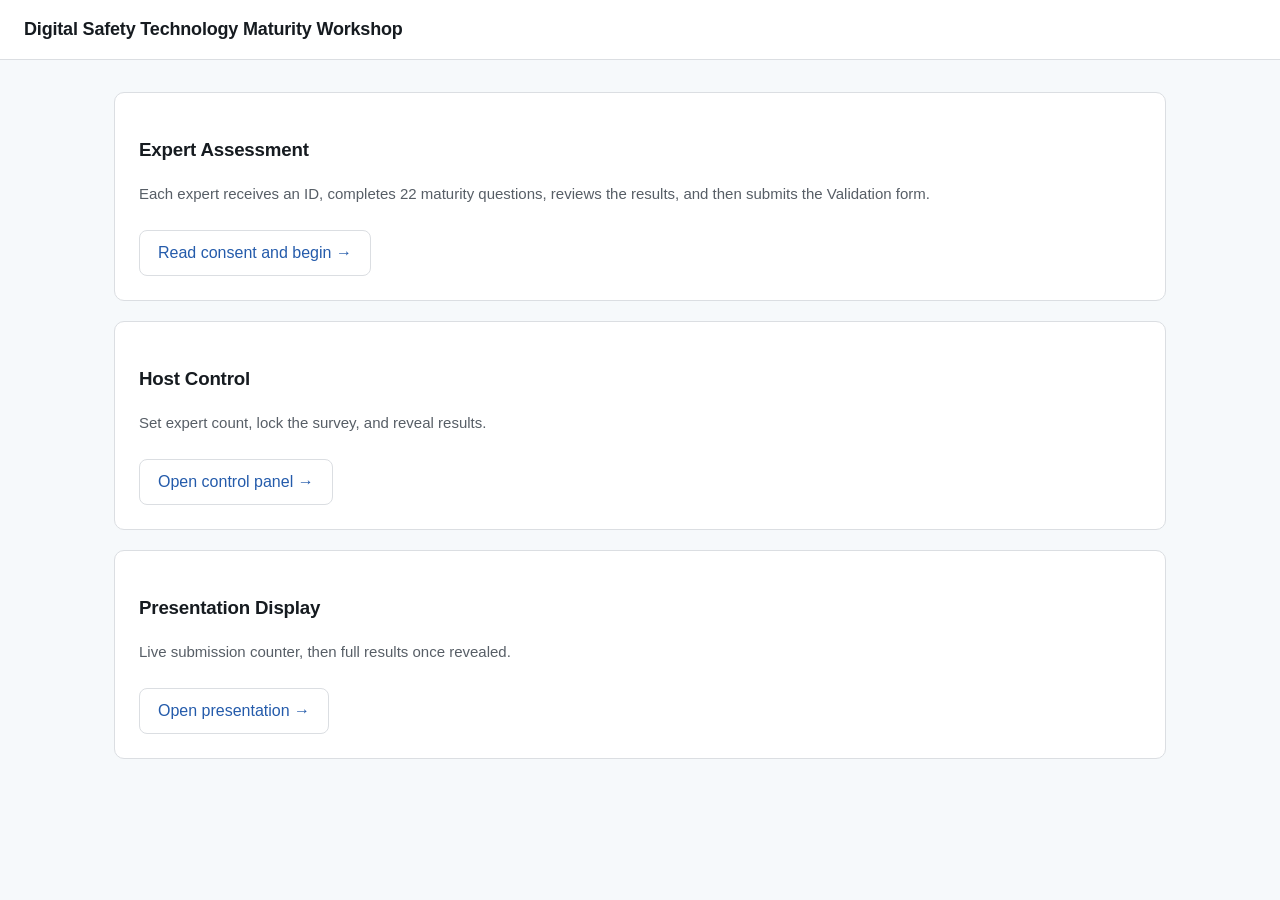
<file: index.html>
<!DOCTYPE html>
<html lang="en">
<head>
<meta charset="UTF-8" />
<meta name="viewport" content="width=device-width, initial-scale=1.0" />
<title>Digital Safety Technology Maturity Workshop</title>
<link rel="stylesheet" href="shared/styles.css?v=20260816-1" />
</head>
<body>
<div class="top-bar"><h1>Digital Safety Technology Maturity Workshop</h1></div>
<div class="wrap">
  <div class="panel">
    <h3>Expert Assessment</h3>
    <p class="subtitle">Each expert receives an ID, completes 22 maturity questions, reviews the results, and then submits the Validation form.</p>
    <a class="secondary" style="display:inline-block; margin-top:10px; border:1.5px solid var(--border); border-radius:8px; padding:10px 18px;" href="consent/">Read consent and begin →</a>
  </div>
  <div class="panel">
    <h3>Host Control</h3>
    <p class="subtitle">Set expert count, lock the survey, and reveal results.</p>
    <a class="secondary" style="display:inline-block; margin-top:10px; border:1.5px solid var(--border); border-radius:8px; padding:10px 18px;" href="control/">Open control panel →</a>
  </div>
  <div class="panel">
    <h3>Presentation Display</h3>
    <p class="subtitle">Live submission counter, then full results once revealed.</p>
    <a class="secondary" style="display:inline-block; margin-top:10px; border:1.5px solid var(--border); border-radius:8px; padding:10px 18px;" href="presentation/">Open presentation →</a>
  </div>
</div>
</body>
</html>
</file>
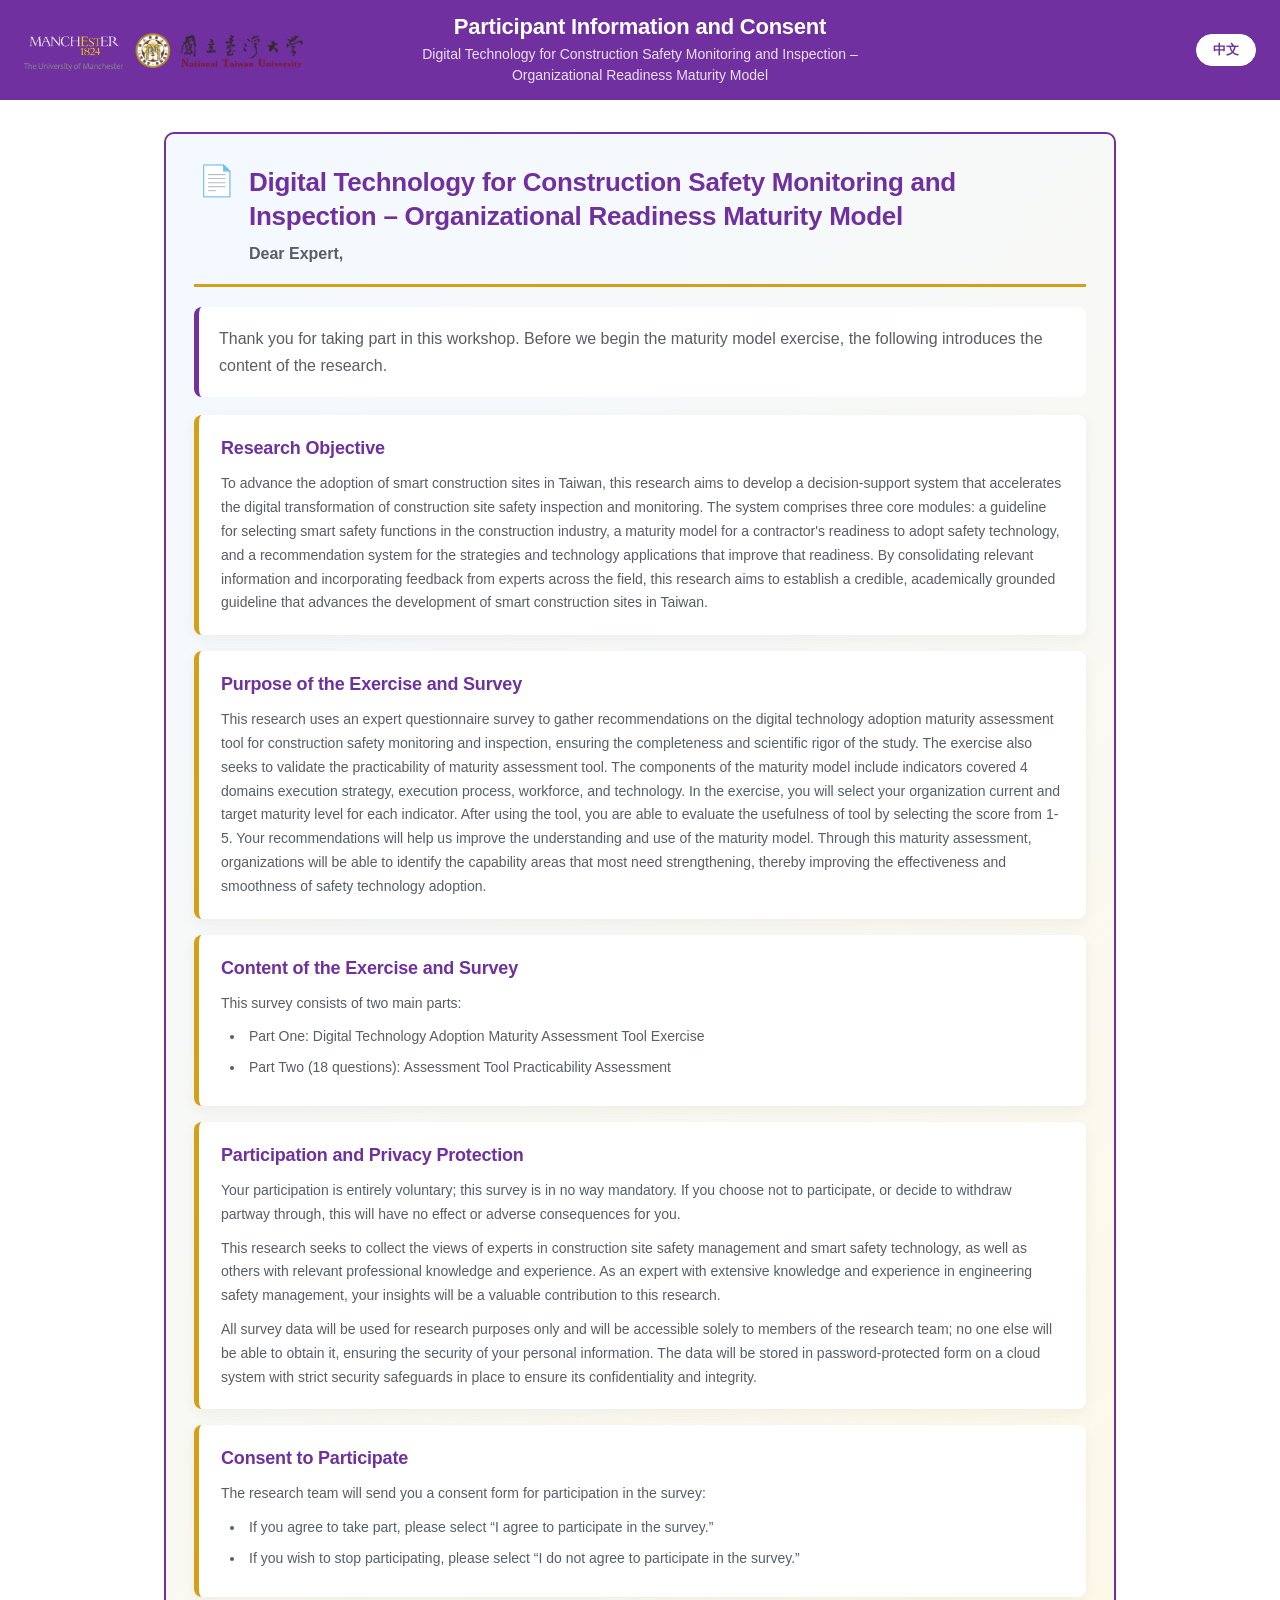
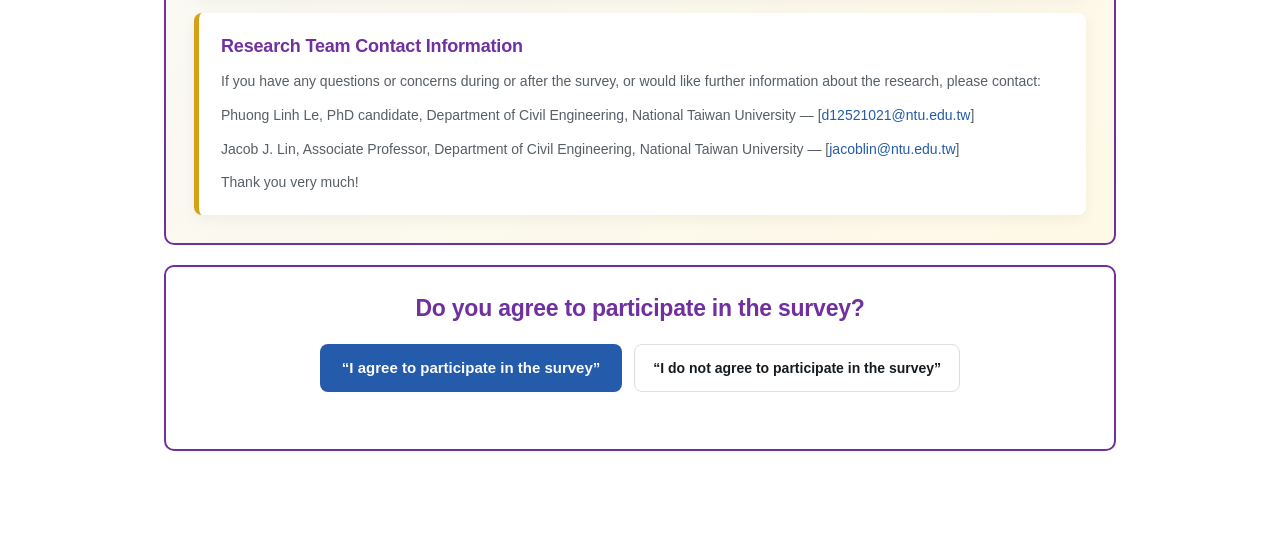
<file: consent/index.html>
<!DOCTYPE html>
<html lang="en">
<head>
<meta charset="UTF-8" />
<meta name="viewport" content="width=device-width, initial-scale=1.0" />
<title>Participant Information and Consent</title>
<link rel="stylesheet" href="../shared/styles.css?v=20260816-1" />
<script src="../shared/database-config.js"></script>
<script src="../shared/database.js?v=20260816-1"></script>
<script src="../shared/i18n.js?v=20260809-3"></script>
<script src="../shared/consent.js?v=20260816-1"></script>
</head>
<body class="consent-page">
<header class="top-bar assessment-header">
  <div class="assessment-logos" aria-label="Partner universities">
    <img src="../shared/assets/logo-manchester.png" alt="The University of Manchester" />
    <img src="../shared/assets/logo-ntu.png" alt="National Taiwan University" />
  </div>
  <div class="assessment-header-title">
    <h1 id="pageTitle">Participant Information and Consent</h1>
    <p id="pageSubtitle">Digital Technology Adoption Maturity Assessment</p>
  </div>
  <div class="assessment-header-actions">
    <a class="lang-link" id="langLink" href="#">中文</a>
  </div>
</header>

<main class="wrap">
  <div id="consentContent">
    <section class="panel consent-document" aria-labelledby="consentTitle">
      <div class="consent-document-title">
        <span aria-hidden="true">📄</span>
        <div>
          <h2 id="consentTitle"></h2>
          <p id="consentSalutation"></p>
        </div>
      </div>
      <p class="consent-introduction" id="consentIntroduction"></p>
      <div id="consentSections"></div>
    </section>

    <section class="panel consent-decision" aria-labelledby="decisionQuestion">
      <h2 id="decisionQuestion" tabindex="-1"></h2>
      <p class="note consent-existing-note" id="existingConsentNote" hidden></p>
      <div class="consent-actions">
        <button class="primary" id="agreeBtn" type="button"></button>
        <button class="secondary consent-decline-button" id="declineBtn" type="button"></button>
      </div>
      <p class="note warn consent-error" id="consentError" role="alert" hidden></p>
      <p class="consent-saving" id="consentSaving" aria-live="polite"></p>
    </section>
  </div>

  <section class="panel consent-declined" id="declinedPanel" aria-labelledby="declinedHeading" hidden>
    <div class="consent-declined-icon" aria-hidden="true">✓</div>
    <h2 id="declinedHeading" tabindex="-1"></h2>
    <p id="declinedMessage"></p>
    <button class="secondary" id="reviewBtn" type="button"></button>
  </section>
</main>

<script src="app.js?v=20260816-1"></script>
</body>
</html>
</file>
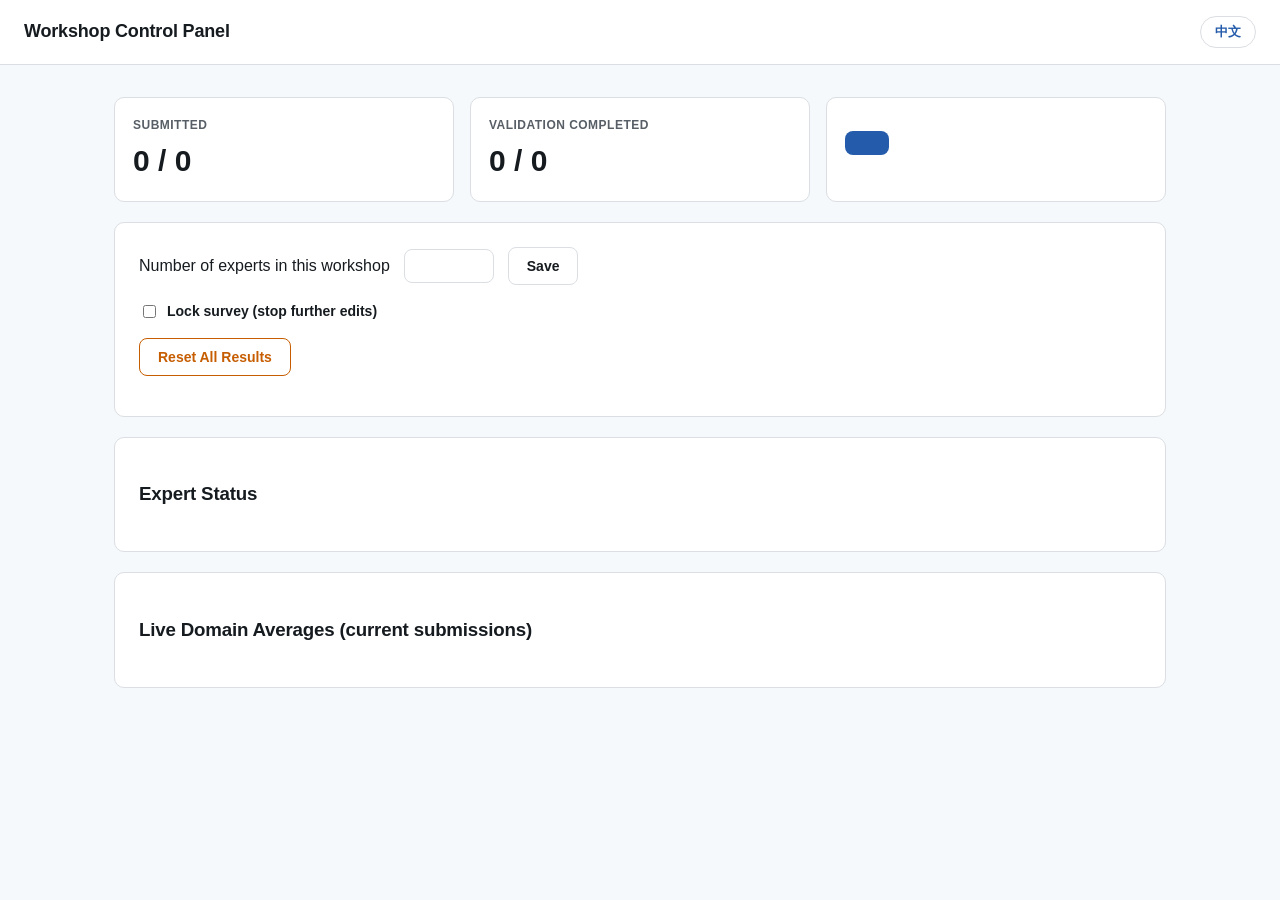
<file: control/index.html>
<!DOCTYPE html>
<html lang="en">
<head>
<meta charset="UTF-8" />
<meta name="viewport" content="width=device-width, initial-scale=1.0" />
<title>Workshop Control</title>
<link rel="stylesheet" href="../shared/styles.css?v=20260816-2" />
<script src="../shared/database-config.js"></script>
<script src="../shared/database.js?v=20260816-2"></script>
<script src="../shared/i18n.js"></script>
</head>
<body>
<div class="top-bar">
  <h1 id="pageTitle">Workshop Control Panel</h1>
  <a class="lang-link" id="langLink" href="#">中文</a>
</div>

<div class="wrap">
  <div class="stat-row">
    <div class="stat-card">
      <div class="stat-label" id="submittedLabel">Submitted</div>
      <div class="stat-value"><span id="submittedCount">0</span> / <span id="maxCount">0</span></div>
    </div>
    <div class="stat-card">
      <div class="stat-label" id="validationCompletedLabel">Validation completed</div>
      <div class="stat-value"><span id="validationCompletedCount">0</span> / <span id="validationMaxCount">0</span></div>
    </div>
    <div class="stat-card">
      <div class="stat-label" id="revealStatusLabel"></div>
      <div style="margin-top:10px;">
        <button class="primary" id="revealBtn"></button>
      </div>
    </div>
  </div>

  <div class="panel">
    <div class="control-row">
      <label id="maxExpertsLabel"></label>
      <input type="number" id="maxExpertsInput" min="1" max="30" />
      <button class="secondary" id="saveMaxBtn"></button>
    </div>
    <div class="control-row">
      <label class="toggle"><input type="checkbox" id="lockToggle" /> <span id="lockLabel"></span></label>
    </div>
    <div class="control-row">
      <button class="secondary" id="resetAllBtn" style="border-color:var(--operational); color:var(--operational);"></button>
    </div>
  </div>

  <div class="panel">
    <h3 id="liveTableHeading"></h3>
    <div class="table-scroll">
      <table class="scores-table" id="expertsTable"></table>
    </div>
  </div>

  <div class="panel">
    <h3 id="liveAveragesHeading"></h3>
    <table class="scores-table" id="averagesTable"></table>
  </div>
</div>

<script src="app.js?v=20260816-2"></script>
</body>
</html>
</file>
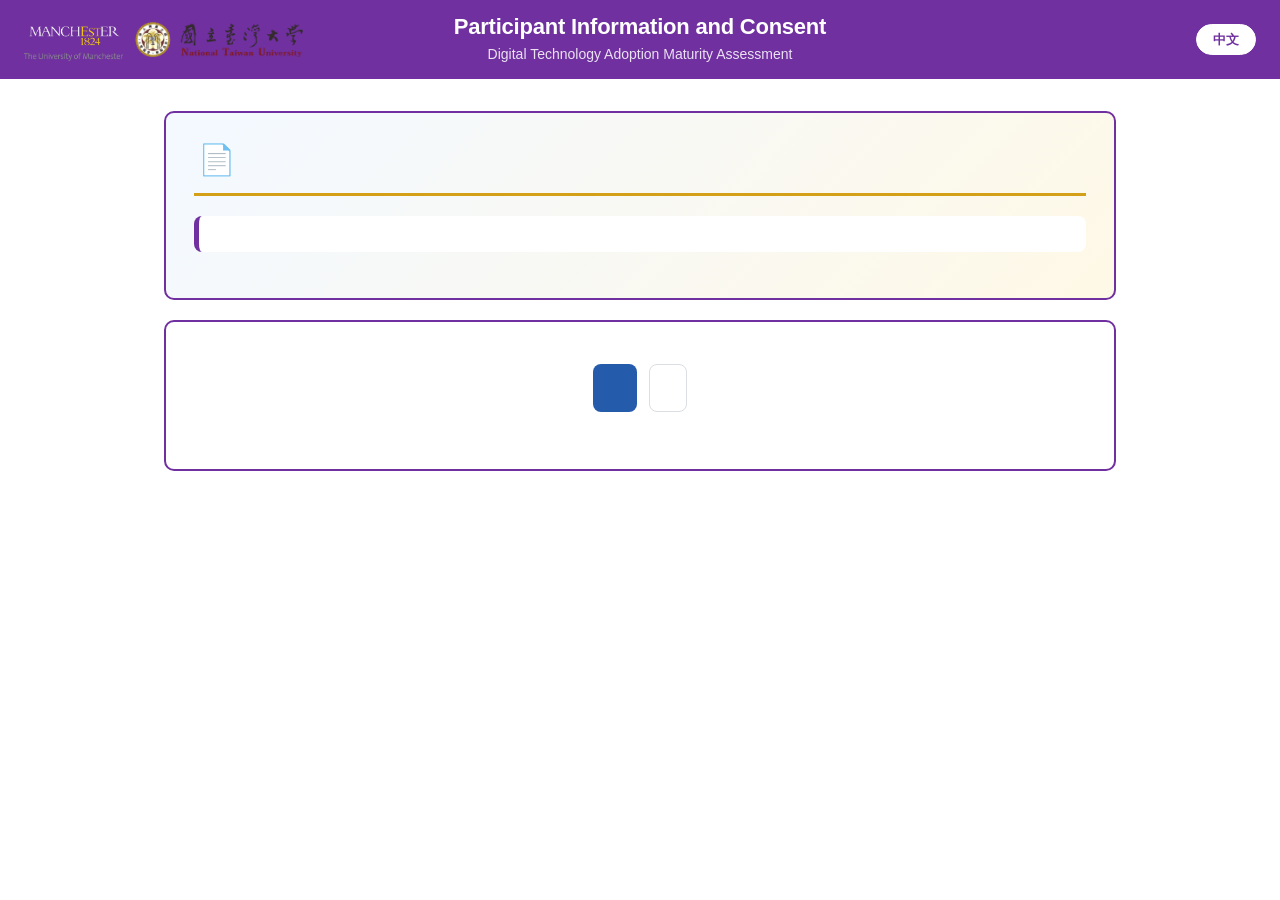
<file: validation/index.html>
<!DOCTYPE html>
<html lang="en">
<head>
<meta charset="UTF-8" />
<meta name="viewport" content="width=device-width, initial-scale=1.0" />
<title>Online Maturity Model Validation Form</title>
<link rel="stylesheet" href="../shared/styles.css?v=20260819-2" />
<script src="../shared/database-config.js"></script>
<script src="../shared/database.js?v=20260819-1"></script>
<script src="../shared/i18n.js?v=20260809-3"></script>
<script src="../shared/consent.js?v=20260816-1"></script>
</head>
<body class="validation-page">
<header class="top-bar assessment-header">
  <div class="assessment-logos" aria-label="Partner universities">
    <img src="../shared/assets/logo-manchester.png" alt="The University of Manchester" />
    <img src="../shared/assets/logo-ntu.png" alt="National Taiwan University" />
  </div>
  <div class="assessment-header-title">
    <h1 id="pageTitle">Online Maturity Model Validation Form</h1>
    <p id="pageSubtitle">Construction Safety Monitoring and Inspection Technologies</p>
  </div>
  <div class="assessment-header-actions">
    <span class="id-chip" id="idChip">—</span>
    <a class="lang-link" id="langLink" href="#">中文</a>
  </div>
</header>

<main class="wrap">
  <section class="panel" id="idPanel">
    <p id="idStatusText"></p>
    <p class="note" id="idNote"></p>
  </section>

  <div id="mainContent" hidden>
    <section class="panel validation-intro">
      <div class="assessment-instructions-title">
        <span aria-hidden="true">📋</span>
        <h2 id="formTitle"></h2>
      </div>
      <p id="formIntro"></p>
      <div class="validation-scale-guide" aria-labelledby="scaleGuideHeading">
        <h3 id="scaleGuideHeading"></h3>
        <div id="scaleGuide"></div>
      </div>
    </section>

    <div class="assessment-progress-panel" id="validationProgressPanel">
      <div
        class="progress-bar-track"
        id="progressBar"
        role="progressbar"
        aria-labelledby="progressText"
        aria-valuemin="0"
        aria-valuemax="18"
        aria-valuenow="0"
      >
        <div class="progress-bar-fill" id="progressFill" style="width:0%"></div>
      </div>
      <p class="progress-text" id="progressText" aria-live="polite"></p>
    </div>

    <form id="validationForm" novalidate>
      <section class="validation-section" aria-labelledby="profileHeading">
        <div class="domain-header validation-section-header" id="profileHeader">
          <h2 id="profileHeading"></h2>
        </div>
        <div id="profileQuestions"></div>
      </section>

      <section class="validation-section" aria-labelledby="validationHeading">
        <div class="domain-header validation-section-header" id="validationHeader">
          <h2 id="validationHeading"></h2>
        </div>
        <div id="validationGroups"></div>
      </section>

      <section class="panel validation-comments" aria-labelledby="commentsHeading">
        <h2 id="commentsHeading"></h2>
        <label for="commentsInput" id="commentsQuestion"></label>
        <textarea id="commentsInput" rows="6"></textarea>
      </section>

      <section class="panel validation-submit-panel">
        <button class="primary" id="submitValidationBtn" type="submit" disabled></button>
        <p class="note" id="validationIncompleteNote"></p>
        <p class="note warn" id="validationError" role="alert" hidden></p>
        <p class="validation-saving" id="validationSaving" aria-live="polite"></p>
      </section>
    </form>
  </div>

  <section class="panel validation-thank-you" id="thankYouPanel" hidden>
    <div class="validation-thank-you-icon" aria-hidden="true">✓</div>
    <h2 id="thankYouHeading" tabindex="-1"></h2>
    <p id="thankYouMessage"></p>
    <a class="secondary-link" id="backToResultsLink" href="../assessment-tool/"></a>
  </section>
</main>

<script src="app.js?v=20260819-2"></script>
</body>
</html>
</file>
<file: shared/styles.css>
:root {
  --bg: oklch(98% 0.004 250);
  --panel: oklch(100% 0 0);
  --text: oklch(22% 0.012 250);
  --muted: oklch(48% 0.015 250);
  --border: oklch(90% 0.006 250);
  --accent: oklch(48% 0.14 258);
  --accent-text: oklch(99% 0 0);
  --strategy: #7030A0;
  --operational: #C65D00;
  --people: #B8860B;
  --technology: #4472C4;
  --current-selected: #2E7D32;
  --target-selected: #D81B60;
  --radius: 10px;
}

* { box-sizing: border-box; }
[hidden] { display: none !important; }
html, body { margin: 0; padding: 0; }
body {
  font-family: "Helvetica Neue", Helvetica, Arial, "PingFang TC", "Noto Sans TC", system-ui, sans-serif;
  background: var(--bg);
  color: var(--text);
  line-height: 1.5;
}
a { color: var(--accent); text-decoration: none; }
a:hover { color: oklch(40% 0.15 258); text-decoration: underline; }

.wrap { max-width: 1100px; margin: 0 auto; padding: 32px 24px 80px; }

.top-bar {
  display: flex; align-items: center; justify-content: space-between;
  gap: 16px; padding: 16px 24px; background: var(--panel); border-bottom: 1px solid var(--border);
  position: sticky; top: 0; z-index: 20;
}
.top-bar h1 { font-size: 18px; margin: 0; font-weight: 700; }
.top-bar .id-chip {
  font-family: ui-monospace, "SF Mono", Menlo, monospace; font-size: 13px; font-weight: 600;
  background: var(--bg); border: 1px solid var(--border); border-radius: 999px; padding: 4px 12px;
}
.lang-link { font-size: 13px; font-weight: 600; border: 1px solid var(--border); border-radius: 999px; padding: 5px 14px; }
.lang-link:hover { text-decoration: none; background: var(--bg); }

h1, h2, h3 { font-weight: 700; letter-spacing: -0.01em; text-wrap: pretty; }
.subtitle { color: var(--muted); font-size: 15px; margin-top: 4px; }

.panel {
  background: var(--panel); border: 1px solid var(--border); border-radius: var(--radius);
  padding: 24px; margin-bottom: 20px;
}

.progress-bar-track {
  height: 8px; border-radius: 999px; background: var(--border); overflow: hidden; margin: 10px 0;
}
.progress-bar-fill { height: 100%; background: var(--accent); transition: width 0.3s ease; }
.progress-text { font-size: 13px; color: var(--muted); }

.assessment-page,
.presentation-page,
.consent-page,
.validation-page { background: white; }
.assessment-page .wrap,
.presentation-page .wrap,
.validation-page .wrap { max-width: 1200px; }
.consent-page .wrap { max-width: 1000px; }
.assessment-page .top-bar,
.presentation-page .top-bar,
.consent-page .top-bar,
.validation-page .top-bar { position: static; }
.assessment-page .assessment-header,
.presentation-page .assessment-header,
.consent-page .assessment-header,
.validation-page .assessment-header {
  display: grid; grid-template-columns: minmax(300px, 1fr) minmax(420px, 1.4fr) minmax(170px, 1fr);
  align-items: center; gap: 24px; padding: 14px 24px;
  background: var(--strategy); color: white; border-bottom: none;
}
.assessment-logos { display: flex; align-items: center; gap: 12px; min-width: 0; }
.assessment-logos img {
  display: block; height: 42px; width: auto; max-width: calc(50% - 6px);
  object-fit: contain;
}
.assessment-header-title { min-width: 0; text-align: center; }
.assessment-page #pageTitle,
.presentation-page #pageTitle,
.consent-page #pageTitle,
.validation-page #pageTitle { color: white; font-size: 22px; line-height: 1.2; }
.assessment-header-title p { margin: 4px 0 0; color: rgba(255, 255, 255, 0.86); font-size: 14px; }
.assessment-header-actions { display: flex; align-items: center; justify-content: flex-end; gap: 10px; }
.assessment-page .assessment-header .id-chip,
.validation-page .assessment-header .id-chip {
  color: white; background: rgba(255, 255, 255, 0.14); border-color: rgba(255, 255, 255, 0.45);
}
.assessment-page .assessment-header .lang-link,
.presentation-page .assessment-header .lang-link,
.consent-page .assessment-header .lang-link,
.validation-page .assessment-header .lang-link {
  color: var(--strategy); background: white; border-color: white; padding-inline: 16px;
}
.assessment-page .assessment-header .lang-link:hover,
.presentation-page .assessment-header .lang-link:hover,
.consent-page .assessment-header .lang-link:hover,
.validation-page .assessment-header .lang-link:hover { color: var(--strategy); background: oklch(95% 0.01 250); }

.consent-document {
  padding: 28px; border: 2px solid var(--strategy);
  background: linear-gradient(135deg, oklch(98% 0.012 255), oklch(98% 0.025 92));
}
.consent-document-title {
  display: flex; align-items: flex-start; gap: 14px; padding: 4px 4px 18px;
  border-bottom: 3px solid #D4A017; margin-bottom: 20px;
}
.consent-document-title > span { font-size: 30px; line-height: 1; }
.consent-document-title h2 { margin: 0; color: var(--strategy); font-size: 26px; line-height: 1.3; }
.consent-document-title p { margin: 8px 0 0; color: var(--muted); font-weight: 600; }
.consent-introduction {
  margin: 0 0 18px; padding: 18px 20px; background: white; border-radius: 8px;
  border-left: 5px solid var(--strategy); color: var(--muted); line-height: 1.7;
}
.consent-section {
  background: white; border-left: 5px solid #D4A017; border-radius: 8px;
  padding: 20px 22px; margin-bottom: 16px; box-shadow: 0 4px 14px rgba(32, 30, 29, 0.05);
}
.consent-section:last-child { margin-bottom: 0; }
.consent-section h3 { margin: 0 0 10px; color: var(--strategy); font-size: 18px; }
.consent-section p { margin: 0 0 10px; color: var(--muted); font-size: 14px; line-height: 1.7; }
.consent-section p:last-child { margin-bottom: 0; }
.consent-section ul { margin: 10px 0 0; padding-left: 24px; color: var(--muted); font-size: 14px; }
.consent-section li { margin: 8px 0; padding-left: 4px; line-height: 1.6; }
.consent-decision { text-align: center; border: 2px solid var(--strategy); }
.consent-decision h2 { margin: 0 0 18px; color: var(--strategy); font-size: 23px; }
.consent-existing-note { margin: 0 auto 18px; max-width: 720px; }
.consent-actions { display: flex; justify-content: center; gap: 12px; flex-wrap: wrap; }
.consent-actions button { min-height: 48px; }
.consent-decline-button { border-color: color-mix(in oklch, var(--operational) 55%, var(--border)); color: var(--operational); }
.consent-error { max-width: 720px; margin: 18px auto 0; }
.consent-saving { min-height: 21px; margin: 12px 0 0; color: var(--muted); font-size: 13px; }
.consent-declined { max-width: 720px; margin: 40px auto; padding: 44px 28px; text-align: center; }
.consent-declined-icon {
  width: 56px; height: 56px; margin: 0 auto 18px; display: grid; place-items: center;
  border-radius: 50%; background: color-mix(in oklch, var(--strategy) 14%, white);
  color: var(--strategy); font-size: 28px; font-weight: 800;
}
.consent-declined h2 { margin: 0 0 12px; color: var(--strategy); }
.consent-declined p { max-width: 600px; margin: 0 auto 22px; color: var(--muted); line-height: 1.7; }

.validation-intro {
  padding: 28px; border: 2px solid var(--strategy);
  background: linear-gradient(135deg, oklch(98% 0.012 255), oklch(98% 0.025 92));
}
.validation-intro > p { margin: 0; color: var(--muted); line-height: 1.7; }
.validation-scale-guide { margin-top: 20px; padding: 18px; background: white; border-radius: var(--radius); border-left: 5px solid #D4A017; }
.validation-scale-guide h3 { margin: 0 0 12px; color: var(--strategy); font-size: 17px; }
.validation-scale-guide > div { display: grid; grid-template-columns: repeat(5, minmax(0, 1fr)); gap: 8px; }
.validation-scale-chip { display: flex; align-items: center; gap: 8px; min-width: 0; padding: 9px 10px; border: 1px solid var(--border); border-radius: 8px; font-size: 12px; }
.validation-scale-chip b { flex: 0 0 auto; display: grid; place-items: center; width: 26px; height: 26px; border-radius: 50%; background: color-mix(in oklch, var(--strategy) 14%, white); color: var(--strategy); }
.validation-scale-chip span { min-width: 0; overflow-wrap: anywhere; }
.validation-section { margin-bottom: 28px; }
.validation-section-header { margin-bottom: 12px; background: var(--strategy); }
#validationHeader { background: var(--technology); }
.validation-section-header h2 { margin: 0; color: inherit; font-size: 16px; }
.validation-profile-card {
  min-width: 0; margin: 0 0 14px; padding: 20px;
  border: 1px solid color-mix(in oklch, var(--strategy) 38%, var(--border));
  border-left: 5px solid var(--strategy); border-radius: var(--radius);
  background: color-mix(in oklch, var(--strategy) 10%, white);
}
.validation-profile-card h3 { margin: 0 0 14px; font-size: 15px; line-height: 1.45; }
.validation-choice-grid { display: grid; grid-template-columns: repeat(2, minmax(0, 1fr)); gap: 9px; }
.validation-choice { display: flex; align-items: center; gap: 10px; min-height: 46px; padding: 10px 12px; background: white; border: 1.5px solid var(--border); border-radius: 8px; cursor: pointer; }
.validation-choice:hover { border-color: var(--strategy); }
.validation-choice.selected { border-color: var(--current-selected); background: color-mix(in oklch, var(--current-selected) 12%, white); }
.validation-choice input { width: 18px; height: 18px; margin: 0; accent-color: var(--current-selected); flex: 0 0 auto; }
.validation-other-field { margin-top: 12px; }
.validation-other-field label { display: block; margin-bottom: 6px; font-size: 13px; font-weight: 700; }
.validation-other-field input,
.validation-years-input,
.validation-comments textarea {
  width: 100%; border: 1.5px solid var(--border); border-radius: 8px; padding: 11px 12px;
  background: white; color: var(--text); font: inherit;
}
.validation-other-field input:focus,
.validation-years-input:focus,
.validation-comments textarea:focus { outline: 3px solid color-mix(in oklch, var(--accent) 22%, transparent); border-color: var(--accent); }
input.validation-years-input { width: min(220px, 100%); min-height: 46px; }
.validation-group { margin-bottom: 22px; }
.validation-group > .domain-header { margin-bottom: 12px; }
.validation-question-card {
  margin-bottom: 14px; padding: 18px 20px 20px; border: 1px solid color-mix(in oklch, var(--group-color) 38%, var(--border));
  border-left: 5px solid var(--group-color); border-radius: var(--radius);
  background: color-mix(in oklch, var(--group-color) 10%, white);
}
.validation-question-card h4 { margin: 2px 0 6px; font-size: 16px; }
.validation-criteria { margin: 0 0 14px; color: var(--muted); font-size: 14px; line-height: 1.6; }
.validation-slider-value { display: block; min-height: 26px; margin-bottom: 4px; color: var(--group-color); font-weight: 700; font-size: 14px; }
.validation-slider-value.unanswered { color: var(--muted); font-weight: 600; }
.validation-slider {
  --range-progress: 0%; width: 100%; height: 44px; margin: 0; padding: 0;
  appearance: none; -webkit-appearance: none; background: transparent; cursor: pointer;
}
.validation-slider:focus-visible { outline: 3px solid color-mix(in oklch, var(--accent) 28%, transparent); outline-offset: 2px; border-radius: 8px; }
.validation-slider::-webkit-slider-runnable-track {
  height: 10px; border-radius: 999px; border: 1px solid var(--border);
  background: linear-gradient(to right, var(--group-color) 0 var(--range-progress), white var(--range-progress) 100%);
}
.validation-slider::-webkit-slider-thumb {
  appearance: none; -webkit-appearance: none; width: 28px; height: 28px; margin-top: -10px;
  border: 3px solid white; border-radius: 50%; background: var(--group-color); box-shadow: 0 1px 5px rgba(0, 0, 0, 0.35);
}
.validation-slider::-moz-range-track { height: 10px; border-radius: 999px; border: 1px solid var(--border); background: white; }
.validation-slider::-moz-range-progress { height: 10px; border-radius: 999px; background: var(--group-color); }
.validation-slider::-moz-range-thumb { width: 24px; height: 24px; border: 3px solid white; border-radius: 50%; background: var(--group-color); box-shadow: 0 1px 5px rgba(0, 0, 0, 0.35); }
.validation-slider.untouched::-webkit-slider-thumb { opacity: 0; }
.validation-slider.untouched::-moz-range-thumb { opacity: 0; }
.validation-slider-marks { position: relative; height: 20px; margin: -5px 14px 0; color: var(--muted); font-size: 12px; font-weight: 700; }
.validation-slider-marks span { position: absolute; top: 0; width: 24px; text-align: center; transform: translateX(-50%); }
.validation-comments h2 { margin: 0 0 8px; color: var(--strategy); font-size: 21px; }
.validation-comments label { display: block; margin-bottom: 10px; color: var(--muted); }
.validation-comments textarea { resize: vertical; min-height: 120px; line-height: 1.5; }
.validation-submit-panel { text-align: center; }
.validation-submit-panel .note { max-width: 760px; margin: 14px auto 0; }
.validation-saving { min-height: 21px; margin: 10px 0 0; color: var(--muted); font-size: 13px; }
.validation-thank-you { max-width: 720px; margin: 44px auto; padding: 44px 28px; text-align: center; border: 2px solid var(--strategy); }
.validation-thank-you-icon { width: 62px; height: 62px; margin: 0 auto 18px; display: grid; place-items: center; border-radius: 50%; background: color-mix(in oklch, var(--current-selected) 16%, white); color: var(--current-selected); font-size: 32px; font-weight: 800; }
.validation-thank-you h2 { margin: 0 0 12px; color: var(--strategy); }
.validation-thank-you p { margin: 0 auto 22px; color: var(--muted); line-height: 1.7; }
.secondary-link { display: inline-block; padding: 10px 18px; background: white; color: var(--text); border: 1.5px solid var(--border); border-radius: 8px; font-size: 14px; font-weight: 600; }
.secondary-link:hover { border-color: var(--accent); text-decoration: none; }
.validation-next-step { margin-top: 24px; padding-top: 20px; border-top: 1px solid var(--border); text-align: center; }
.validation-next-step .note { max-width: 720px; margin: 0 auto 14px; }

.assessment-instructions {
  padding: 28px; border: 2px solid var(--strategy);
  background: linear-gradient(135deg, oklch(98% 0.012 255), oklch(98% 0.025 92));
}
.assessment-instructions-title {
  display: flex; align-items: center; gap: 12px; padding: 4px 4px 14px;
  border-bottom: 3px solid #D4A017; margin-bottom: 22px;
}
.assessment-instructions-title span { font-size: 30px; line-height: 1; }
.assessment-instructions-title h2 { margin: 0; color: var(--strategy); font-size: 28px; }
.instruction-card {
  background: white; border-left: 5px solid #D4A017; border-radius: 8px;
  padding: 20px 22px; margin-bottom: 16px; box-shadow: 0 4px 14px rgba(32, 30, 29, 0.05);
}
.instruction-card h3 { margin: 0 0 10px; color: var(--strategy); font-size: 17px; }
.instruction-card p { margin: 0; color: var(--muted); font-size: 14px; line-height: 1.65; }
.instruction-level-list,
.instruction-result-list { list-style: none; padding: 0; margin: 12px 0 0; color: var(--muted); font-size: 14px; }
.instruction-level-list li,
.instruction-result-list li { position: relative; padding-left: 28px; margin: 9px 0; }
.instruction-level-list li::before {
  content: "→"; position: absolute; left: 4px; color: var(--strategy); font-weight: 700;
}
.instruction-result-list li::before {
  content: "✓"; position: absolute; left: 4px; color: var(--current-selected); font-weight: 700;
}
.instruction-time {
  margin: 20px 0 0; padding: 14px; text-align: center; border-radius: 8px;
  background: rgba(255, 255, 255, 0.72); color: var(--muted); font-size: 14px; font-weight: 600;
}
.instruction-time::before { content: "⏱️ "; }
.assessment-organization {
  padding: 24px; border: 2px solid color-mix(in oklch, var(--strategy) 52%, var(--border));
  background: color-mix(in oklch, var(--strategy) 6%, white);
}
.assessment-organization-heading { margin-bottom: 18px; }
.assessment-organization-heading h2 { margin: 0 0 5px; color: var(--strategy); font-size: 22px; }
.assessment-organization-heading p { margin: 0; color: var(--muted); font-size: 14px; }
.assessment-profile-fieldset { min-width: 0; margin: 0 0 18px; padding: 0; border: 0; }
.assessment-profile-fieldset:last-child { margin-bottom: 0; }
.assessment-profile-fieldset legend { width: 100%; margin: 0 0 8px; padding: 0; font-size: 14px; font-weight: 700; }
.assessment-profile-options { display: grid; grid-template-columns: repeat(3, minmax(0, 1fr)); gap: 9px; }
.assessment-profile-size-options { grid-template-columns: repeat(3, minmax(0, 1fr)); }
.assessment-profile-choice {
  display: flex; align-items: center; gap: 10px; min-width: 0; min-height: 46px; padding: 10px 12px;
  border: 1.5px solid var(--border); border-radius: 8px; background: white; cursor: pointer;
}
.assessment-profile-choice:hover { border-color: var(--strategy); }
.assessment-profile-choice.selected { border-color: var(--current-selected); background: color-mix(in oklch, var(--current-selected) 12%, white); }
.assessment-profile-choice input { width: 18px; height: 18px; margin: 0; flex: 0 0 auto; accent-color: var(--current-selected); }
.assessment-profile-choice span { min-width: 0; overflow-wrap: anywhere; }
.assessment-profile-other { margin-top: 12px; }
.assessment-profile-text { margin: 0 0 18px; }
.assessment-profile-other label,
.assessment-profile-text label { display: block; margin-bottom: 6px; font-size: 13px; font-weight: 700; }
.assessment-profile-other input,
.assessment-profile-text input {
  width: min(540px, 100%); min-height: 46px; padding: 10px 12px; border: 1.5px solid var(--border);
  border-radius: 8px; background: white; color: var(--text); font: inherit;
}
.assessment-profile-other input:focus,
.assessment-profile-text input:focus { outline: 3px solid color-mix(in oklch, var(--accent) 22%, transparent); border-color: var(--accent); }
.assessment-profile-fieldset:disabled { opacity: 0.58; }
.assessment-profile-fieldset:disabled .assessment-profile-choice { cursor: not-allowed; }
.assessment-profile-choice input:disabled { cursor: not-allowed; }
.validation-profile-card.readonly-profile { background: color-mix(in oklch, var(--strategy) 6%, white); }
.validation-profile-card.readonly-profile .validation-choice { cursor: default; }
.validation-profile-card.readonly-profile .validation-choice:hover { border-color: var(--border); }
.validation-profile-card.readonly-profile .validation-choice.selected:hover { border-color: var(--current-selected); }
.assessment-progress-panel {
  position: sticky; top: 0; z-index: 20;
  background: var(--panel); border: 1px solid var(--border); border-radius: var(--radius);
  padding: 12px 16px; margin-bottom: 20px;
  box-shadow: 0 6px 18px color-mix(in oklch, var(--text) 10%, transparent);
}
.assessment-progress-panel .progress-bar-track { margin: 0 0 7px; }
.assessment-progress-panel .progress-text { margin: 0; }

.domain-section { margin-bottom: 28px; }
.domain-header {
  display: flex; align-items: center; gap: 10px; padding: 10px 16px; border-radius: var(--radius);
  color: white; font-weight: 700; font-size: 15px; margin-bottom: 12px;
}
.indicator-card {
  border: 1px solid var(--border); border-radius: var(--radius); padding: 18px 20px; margin-bottom: 14px; background: var(--panel);
}
.assessment-page .indicator-card {
  background: color-mix(in oklch, var(--domain-color) 14%, white);
  border-color: color-mix(in oklch, var(--domain-color) 42%, var(--border));
  border-left: 5px solid var(--domain-color);
}
.indicator-card h4 { margin: 0 0 4px; font-size: 15px; }
.indicator-code { font-family: ui-monospace, monospace; font-size: 12px; color: var(--muted); }
.indicator-desc { font-size: 13px; color: var(--muted); margin: 6px 0 14px; }

.level-row { margin-bottom: 18px; }
.level-row-label { font-size: 14px; font-weight: 700; margin-bottom: 8px; }
.level-options { display: grid; grid-template-columns: repeat(5, minmax(0, 1fr)); gap: 8px; }
.level-btn {
  border: 1.5px solid var(--border); background: var(--panel); border-radius: 8px; padding: 8px 12px;
  width: 100%; min-width: 0; min-height: 44px; font-size: 12px; cursor: pointer;
  text-align: left; line-height: 1.35; white-space: normal; overflow-wrap: anywhere; hyphens: auto;
}
.level-btn b { display: block; font-size: 12px; margin-bottom: 2px; }
.level-btn .level-description { display: block; }
.level-btn:hover { border-color: var(--accent); }
.level-btn.selected { border-color: var(--accent); background: color-mix(in oklch, var(--accent) 12%, white); }
.level-btn.selected.current { border-color: var(--current-selected); background: color-mix(in oklch, var(--current-selected) 16%, white); }
.level-btn.selected.target { border-color: var(--target-selected); background: color-mix(in oklch, var(--target-selected) 16%, white); }

button.primary {
  background: var(--accent); color: var(--accent-text); border: none; border-radius: 8px;
  padding: 12px 22px; font-size: 15px; font-weight: 700; cursor: pointer;
}
button.primary:disabled { background: var(--border); color: var(--muted); cursor: not-allowed; }
button.primary:hover:not(:disabled) { background: oklch(40% 0.15 258); }
button.secondary {
  background: var(--panel); color: var(--text); border: 1.5px solid var(--border); border-radius: 8px;
  padding: 10px 18px; font-size: 14px; font-weight: 600; cursor: pointer;
}
button.secondary:hover { border-color: var(--accent); }

.note { font-size: 13px; color: var(--muted); background: var(--bg); border: 1px solid var(--border); border-radius: 8px; padding: 10px 14px; }
.note.warn { border-color: color-mix(in oklch, var(--operational) 40%, var(--border)); }

.charts-grid { display: grid; grid-template-columns: repeat(2, 1fr); gap: 24px; }
@media (max-width: 720px) { .charts-grid { grid-template-columns: 1fr; } }
.chart-card { border: 1px solid var(--border); border-radius: var(--radius); padding: 16px; background: var(--panel); }
.chart-card h3 { margin: 0 0 8px; font-size: 14px; }

table.scores-table { width: 100%; border-collapse: collapse; font-size: 13px; }
table.scores-table th, table.scores-table td { padding: 8px 10px; border-bottom: 1px solid var(--border); text-align: left; }
table.scores-table th { color: var(--muted); font-weight: 700; font-size: 12px; }
.table-scroll { overflow-x: auto; }
#expertsTable { min-width: 1080px; }

.stat-row { display: flex; gap: 16px; flex-wrap: wrap; margin-bottom: 20px; }
.stat-card { flex: 1; min-width: 180px; background: var(--panel); border: 1px solid var(--border); border-radius: var(--radius); padding: 18px; }
.stat-card .stat-label { font-size: 12px; color: var(--muted); text-transform: uppercase; letter-spacing: 0.04em; font-weight: 700; }
.stat-card .stat-value { font-size: 30px; font-weight: 800; margin-top: 4px; }

.center-hero { text-align: center; padding: 80px 20px; }
.center-hero .big-counter { font-size: 88px; font-weight: 800; color: var(--accent); }
.center-hero .big-counter-label { font-size: 20px; color: var(--muted); }

.pill { display: inline-flex; align-items: center; gap: 6px; font-size: 12px; font-weight: 700; padding: 4px 10px; border-radius: 999px; }
.pill.status-unassigned { background: var(--border); color: var(--muted); }
.pill.status-in_progress { background: color-mix(in oklch, var(--people) 20%, white); color: var(--people); }
.pill.status-submitted { background: color-mix(in oklch, var(--accent) 18%, white); color: var(--accent); }
.pill.status-consented { background: color-mix(in oklch, var(--current-selected) 16%, white); color: var(--current-selected); }
.pill.status-not-consented { background: color-mix(in oklch, var(--operational) 14%, white); color: var(--operational); }
.pill.validation-status-not_started { background: var(--border); color: var(--muted); }
.pill.validation-status-in_progress { background: color-mix(in oklch, var(--people) 20%, white); color: var(--people); }
.pill.validation-status-submitted { background: color-mix(in oklch, var(--current-selected) 16%, white); color: var(--current-selected); }

.control-row { display: flex; gap: 14px; flex-wrap: wrap; align-items: center; margin-bottom: 16px; }
input[type="number"] { border: 1px solid var(--border); border-radius: 8px; padding: 8px 10px; font-size: 14px; width: 90px; }
label.toggle { display: flex; align-items: center; gap: 8px; font-size: 14px; font-weight: 600; cursor: pointer; }

@media (max-width: 900px) {
  .assessment-page .assessment-header,
  .presentation-page .assessment-header,
  .consent-page .assessment-header,
  .validation-page .assessment-header { grid-template-columns: 1fr auto; }
  .assessment-header-title { grid-column: 1 / -1; grid-row: 2; }
  .assessment-page .level-options { grid-template-columns: repeat(2, minmax(0, 1fr)); }
  .assessment-profile-options { grid-template-columns: repeat(2, minmax(0, 1fr)); }
  .validation-scale-guide > div { grid-template-columns: repeat(2, minmax(0, 1fr)); }
}

@media (max-width: 720px) {
  .assessment-page .assessment-header,
  .presentation-page .assessment-header,
  .consent-page .assessment-header,
  .validation-page .assessment-header { grid-template-columns: 1fr; gap: 10px; padding: 12px; }
  .assessment-logos { justify-content: center; }
  .assessment-logos img { height: 34px; max-width: calc(50% - 6px); }
  .assessment-header-title { grid-column: 1; grid-row: auto; }
  .assessment-page #pageTitle,
  .presentation-page #pageTitle,
  .consent-page #pageTitle,
  .validation-page #pageTitle { font-size: 18px; }
  .assessment-header-title p { font-size: 12px; }
  .assessment-header-actions { justify-content: center; }
  .assessment-page .wrap,
  .presentation-page .wrap,
  .consent-page .wrap,
  .validation-page .wrap { padding: 20px 12px 64px; }
  .assessment-page .panel { padding: 18px 14px; }
  .assessment-page .assessment-instructions { padding: 16px 12px; }
  .assessment-page .assessment-organization { padding: 18px 12px; }
  .assessment-profile-options,
  .assessment-profile-size-options { grid-template-columns: 1fr; }
  .assessment-instructions-title { gap: 8px; margin-bottom: 16px; }
  .assessment-instructions-title span { font-size: 24px; }
  .assessment-instructions-title h2 { font-size: 22px; }
  .instruction-card { padding: 16px 14px; }
  .assessment-page .indicator-card { padding: 16px 12px; }
  .assessment-page .level-options { grid-template-columns: 1fr; gap: 8px; }
  .assessment-page .level-btn { padding: 12px 14px; font-size: 14px; line-height: 1.4; }
  .assessment-page .level-btn b { font-size: 14px; margin-bottom: 3px; }
  .assessment-progress-panel { border-radius: 0 0 var(--radius) var(--radius); padding: 10px 12px; margin-inline: -12px; }
  .consent-page .panel { padding: 18px 14px; }
  .consent-page .consent-document { padding: 16px 12px; }
  .consent-document-title { gap: 8px; padding-bottom: 14px; }
  .consent-document-title > span { font-size: 24px; }
  .consent-document-title h2 { font-size: 21px; }
  .consent-introduction,
  .consent-section { padding: 16px 14px; }
  .consent-actions { display: grid; grid-template-columns: 1fr; }
  .consent-actions button { width: 100%; }
  .validation-page .panel { padding: 18px 14px; }
  .validation-page .validation-intro { padding: 16px 12px; }
  .validation-scale-guide { padding: 14px 12px; }
  .validation-scale-guide > div { grid-template-columns: 1fr; }
  .validation-profile-card,
  .validation-question-card { padding: 16px 12px 18px; }
  .validation-choice-grid { grid-template-columns: 1fr; }
  .validation-question-card h4 { font-size: 15px; }
  .validation-criteria { font-size: 13px; }
  .validation-submit-panel button { width: 100%; min-height: 48px; }
  .validation-thank-you { margin-top: 26px; }
}
</file>
